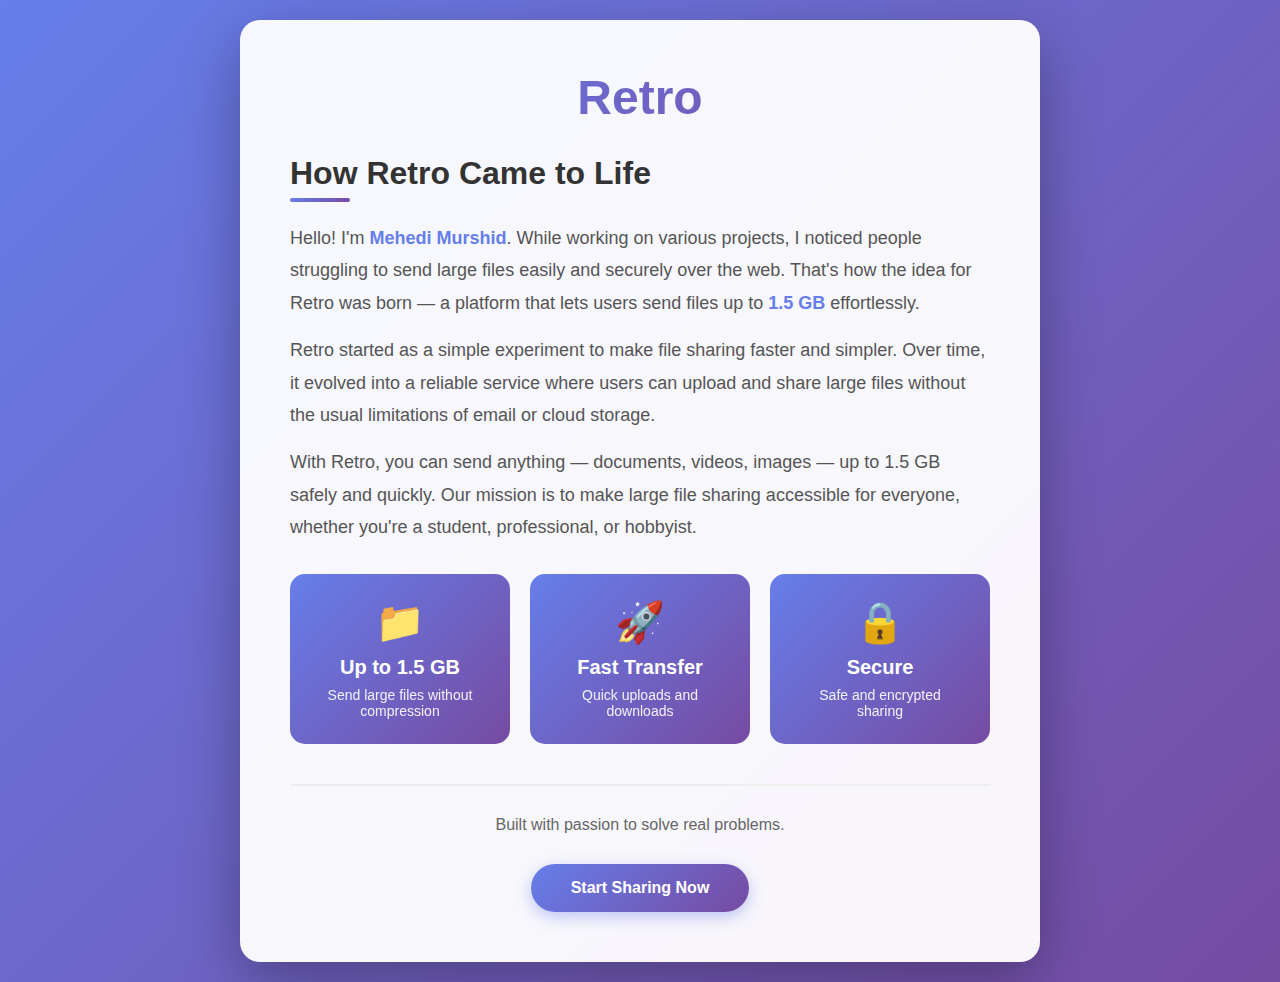
<file: about.html>
<!DOCTYPE html>
<html lang="en">
<head>
    <meta charset="UTF-8">
    <meta name="viewport" content="width=device-width, initial-scale=1.0">
    <title>About - Retro</title>
       <link rel="icon" href="support.png" type="image/png"> 
    <style>
        * {
            margin: 0;
            padding: 0;
            box-sizing: border-box;
        }

        body {
            font-family: 'Segoe UI', Tahoma, Geneva, Verdana, sans-serif;
            background: linear-gradient(135deg, #667eea 0%, #764ba2 100%);
            min-height: 100vh;
            display: flex;
            align-items: center;
            justify-content: center;
            padding: 20px;
        }

        .container {
            max-width: 800px;
            background: rgba(255, 255, 255, 0.95);
            border-radius: 20px;
            padding: 50px;
            box-shadow: 0 20px 60px rgba(0, 0, 0, 0.3);
            animation: fadeIn 0.8s ease-out;
        }

        @keyframes fadeIn {
            from {
                opacity: 0;
                transform: translateY(30px);
            }
            to {
                opacity: 1;
                transform: translateY(0);
            }
        }

        .logo {
            text-align: center;
            margin-bottom: 30px;
        }

        .logo h1 {
            font-size: 48px;
            background: linear-gradient(135deg, #667eea 0%, #764ba2 100%);
            -webkit-background-clip: text;
            -webkit-text-fill-color: transparent;
            background-clip: text;
            font-weight: bold;
        }

        .section-title {
            font-size: 32px;
            color: #333;
            margin-bottom: 20px;
            position: relative;
            padding-bottom: 10px;
        }

        .section-title::after {
            content: '';
            position: absolute;
            left: 0;
            bottom: 0;
            width: 60px;
            height: 4px;
            background: linear-gradient(135deg, #667eea 0%, #764ba2 100%);
            border-radius: 2px;
        }

        .intro {
            margin-bottom: 30px;
        }

        .intro p {
            font-size: 18px;
            line-height: 1.8;
            color: #555;
            margin-bottom: 15px;
        }

        .highlight {
            color: #667eea;
            font-weight: 600;
        }

        .features {
            display: grid;
            grid-template-columns: repeat(auto-fit, minmax(200px, 1fr));
            gap: 20px;
            margin-top: 30px;
        }

        .feature-card {
            background: linear-gradient(135deg, #667eea 0%, #764ba2 100%);
            padding: 25px;
            border-radius: 15px;
            color: white;
            text-align: center;
            transition: transform 0.3s ease;
        }

        .feature-card:hover {
            transform: translateY(-5px);
        }

        .feature-icon {
            font-size: 40px;
            margin-bottom: 10px;
        }

        .feature-title {
            font-size: 20px;
            font-weight: 600;
            margin-bottom: 8px;
        }

        .feature-desc {
            font-size: 14px;
            opacity: 0.9;
        }

        .author {
            margin-top: 40px;
            padding-top: 30px;
            border-top: 2px solid #eee;
            text-align: center;
        }

        .author p {
            color: #666;
            font-size: 16px;
        }

        .cta-button {
            display: inline-block;
            margin-top: 30px;
            padding: 15px 40px;
            background: linear-gradient(135deg, #667eea 0%, #764ba2 100%);
            color: white;
            text-decoration: none;
            border-radius: 50px;
            font-weight: 600;
            transition: transform 0.3s ease, box-shadow 0.3s ease;
            box-shadow: 0 5px 15px rgba(102, 126, 234, 0.4);
        }

        .cta-button:hover {
            transform: translateY(-3px);
            box-shadow: 0 8px 25px rgba(102, 126, 234, 0.6);
        }

        @media (max-width: 600px) {
            .container {
                padding: 30px 20px;
            }

            .logo h1 {
                font-size: 36px;
            }

            .section-title {
                font-size: 26px;
            }

            .intro p {
                font-size: 16px;
            }
        }
    </style>
</head>
<body>
    <div class="container">
        <div class="logo">
            <h1>Retro</h1>
        </div>

        <h2 class="section-title">How Retro Came to Life</h2>

        <div class="intro">
            <p>Hello! I'm <span class="highlight">Mehedi Murshid</span>. While working on various projects, I noticed people struggling to send large files easily and securely over the web. That's how the idea for Retro was born — a platform that lets users send files up to <span class="highlight">1.5 GB</span> effortlessly.</p>

            <p>Retro started as a simple experiment to make file sharing faster and simpler. Over time, it evolved into a reliable service where users can upload and share large files without the usual limitations of email or cloud storage.</p>

            <p>With Retro, you can send anything — documents, videos, images — up to 1.5 GB safely and quickly. Our mission is to make large file sharing accessible for everyone, whether you're a student, professional, or hobbyist.</p>
        </div>

        <div class="features">
            <div class="feature-card">
                <div class="feature-icon">📁</div>
                <div class="feature-title">Up to 1.5 GB</div>
                <div class="feature-desc">Send large files without compression</div>
            </div>
            <div class="feature-card">
                <div class="feature-icon">🚀</div>
                <div class="feature-title">Fast Transfer</div>
                <div class="feature-desc">Quick uploads and downloads</div>
            </div>
            <div class="feature-card">
                <div class="feature-icon">🔒</div>
                <div class="feature-title">Secure</div>
                <div class="feature-desc">Safe and encrypted sharing</div>
            </div>
        </div>

        <div class="author">
            <p>Built with passion to solve real problems.</p>
            <a href="#" class="cta-button" onclick="startSharing(event)">Start Sharing Now</a>
        </div>
    </div>

    <script>
        function startSharing(e) {
            e.preventDefault();
           window.location = "index.html"
        }

        // Add smooth scroll animation for elements
        const observer = new IntersectionObserver((entries) => {
            entries.forEach(entry => {
                if (entry.isIntersecting) {
                    entry.target.style.opacity = '1';
                    entry.target.style.transform = 'translateY(0)';
                }
            });
        });

        document.querySelectorAll('.feature-card').forEach((card, index) => {
            card.style.opacity = '0';
            card.style.transform = 'translateY(20px)';
            card.style.transition = `all 0.6s ease ${index * 0.1}s`;
            observer.observe(card);
        });
    </script>
</body>

</html>
</file>
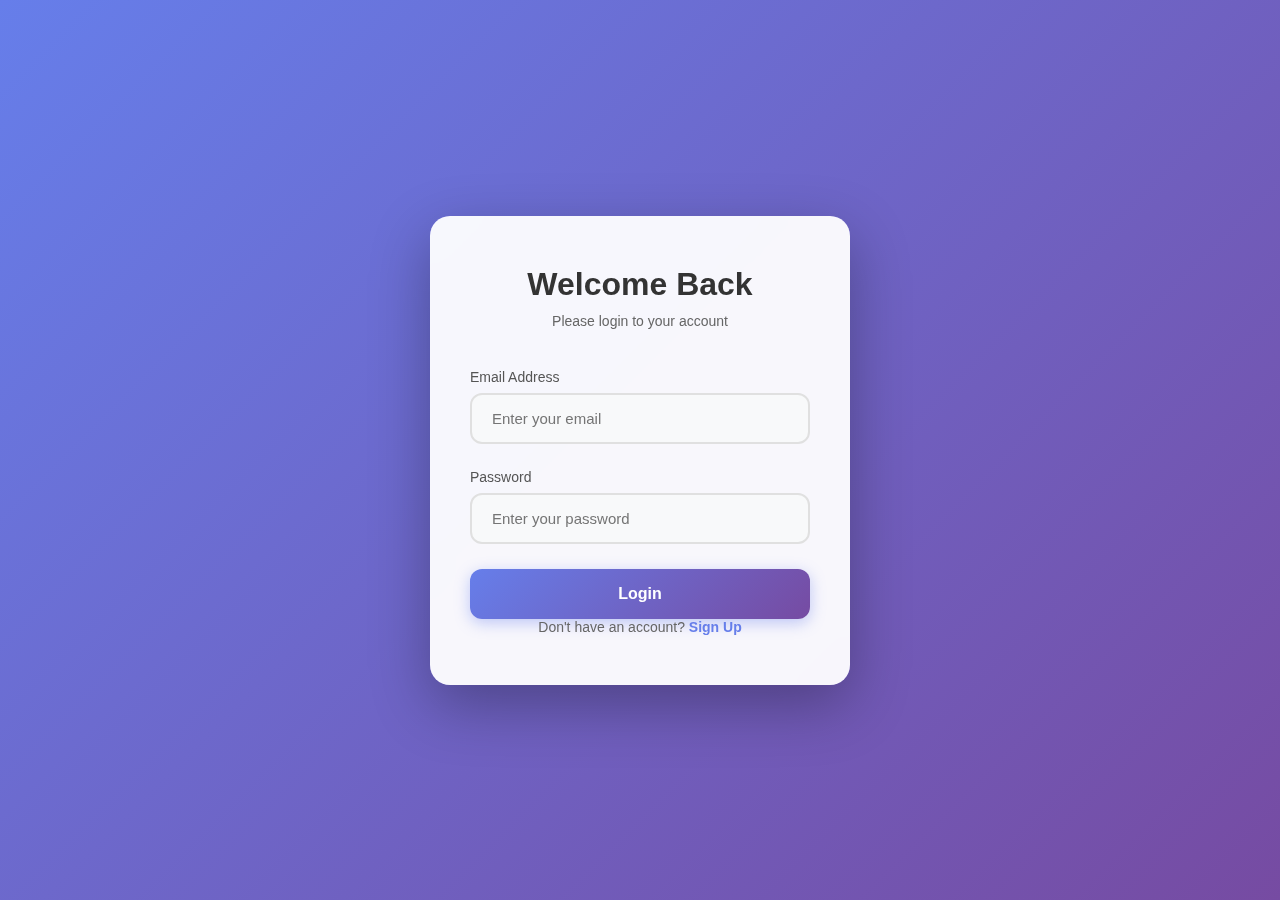
<file: login.html>
<!DOCTYPE html>
<html lang="en">
<head>
    <meta charset="UTF-8">
    <meta name="viewport" content="width=device-width, initial-scale=1.0">
       <link rel="icon" href="support.png" type="image/png"> 
    <title>Login - Welcome Back</title>
    <style>
        * {
            margin: 0;
            padding: 0;
            box-sizing: border-box;
        }

        body {
            font-family: 'Segoe UI', Tahoma, Geneva, Verdana, sans-serif;
            background: linear-gradient(135deg, #667eea 0%, #764ba2 100%);
            min-height: 100vh;
            display: flex;
            justify-content: center;
            align-items: center;
            padding: 20px;
        }

        .login-container {
            background: rgba(255, 255, 255, 0.95);
            backdrop-filter: blur(10px);
            border-radius: 20px;
            box-shadow: 0 20px 60px rgba(0, 0, 0, 0.3);
            padding: 50px 40px;
            width: 100%;
            max-width: 420px;
            animation: slideUp 0.6s ease-out;
        }

        @keyframes slideUp {
            from {
                opacity: 0;
                transform: translateY(30px);
            }
            to {
                opacity: 1;
                transform: translateY(0);
            }
        }

        .login-header {
            text-align: center;
            margin-bottom: 40px;
        }

        .login-header h1 {
            color: #333;
            font-size: 32px;
            margin-bottom: 10px;
            font-weight: 600;
        }

        .login-header p {
            color: #666;
            font-size: 14px;
        }

        .form-group {
            margin-bottom: 25px;
            position: relative;
        }

        .form-group label {
            display: block;
            margin-bottom: 8px;
            color: #555;
            font-weight: 500;
            font-size: 14px;
        }

        .form-group input {
            width: 100%;
            padding: 15px 20px;
            border: 2px solid #e0e0e0;
            border-radius: 12px;
            font-size: 15px;
            transition: all 0.3s ease;
            background: #f8f9fa;
        }

        .form-group input:focus {
            outline: none;
            border-color: #667eea;
            background: white;
            box-shadow: 0 0 0 4px rgba(102, 126, 234, 0.1);
        }

        .form-options {
            display: flex;
            justify-content: space-between;
            align-items: center;
            margin-bottom: 30px;
            font-size: 14px;
        }

        .remember-me {
            display: flex;
            align-items: center;
            gap: 8px;
            color: #555;
        }

        .remember-me input[type="checkbox"] {
            width: 18px;
            height: 18px;
            cursor: pointer;
            accent-color: #667eea;
        }

        .forgot-password {
            color: #667eea;
            text-decoration: none;
            font-weight: 500;
            transition: color 0.3s ease;
        }

        .forgot-password:hover {
            color: #764ba2;
        }

        .login-btn {
            width: 100%;
            padding: 16px;
            background: linear-gradient(135deg, #667eea 0%, #764ba2 100%);
            color: white;
            border: none;
            border-radius: 12px;
            font-size: 16px;
            font-weight: 600;
            cursor: pointer;
            transition: transform 0.2s ease, box-shadow 0.3s ease;
            box-shadow: 0 4px 15px rgba(102, 126, 234, 0.4);
        }

        .login-btn:hover {
            transform: translateY(-2px);
            box-shadow: 0 6px 20px rgba(102, 126, 234, 0.5);
        }

        .login-btn:active {
            transform: translateY(0);
        }

        .divider {
            display: flex;
            align-items: center;
            margin: 30px 0;
            color: #999;
            font-size: 14px;
        }

        .divider::before,
        .divider::after {
            content: '';
            flex: 1;
            height: 1px;
            background: #e0e0e0;
        }

        .divider span {
            padding: 0 15px;
        }

        .social-login {
            display: flex;
            gap: 15px;
            margin-bottom: 30px;
        }

        .social-btn {
            flex: 1;
            padding: 12px;
            border: 2px solid #e0e0e0;
            border-radius: 12px;
            background: white;
            cursor: pointer;
            transition: all 0.3s ease;
            font-size: 14px;
            font-weight: 500;
            color: #555;
        }

        .social-btn:hover {
            border-color: #667eea;
            background: #f8f9fa;
            transform: translateY(-2px);
        }

        .signup-link {
            text-align: center;
            color: #666;
            font-size: 14px;
        }

        .signup-link a {
            color: #667eea;
            text-decoration: none;
            font-weight: 600;
            transition: color 0.3s ease;
        }

        .signup-link a:hover {
            color: #764ba2;
        }

        @media (max-width: 480px) {
            .login-container {
                padding: 40px 30px;
            }

            .login-header h1 {
                font-size: 26px;
            }
        }
    </style>
</head>
<body>
    <div class="login-container">
        <div class="login-header">
            <h1>Welcome Back</h1>
            <p>Please login to your account</p>
        </div>

        <form>
            <div class="form-group">
                <label for="email">Email Address</label>
                <input type="email" id="email" placeholder="Enter your email" required>
            </div>

            <div class="form-group">
                <label for="password">Password</label>
                <input type="password" id="password" placeholder="Enter your password" required>
            </div>

           
            <button type="submit" class="login-btn" id="btns">Login</button>

          
           
            <div class="signup-link">
                Don't have an account? <a href="signup.html">Sign Up</a>
            </div>
        </form>
    </div>

    <script>
        



        let user = localStorage.getItem("id")
        if(user){
            console.log("you are already a user ...")
            window.location = "dashboard.html"
        }


let logbtn = document.getElementById("btns")
   







      async function senddata(e) {


  const email = document.getElementById("email").value.trim();
  const password = document.getElementById("password").value.trim();

  if (!email || !password) {
    alert("All fields are required");
    return;
  }

  try {
    const response = await fetch("https://retro-backend-u2vk.onrender.com/login", {
      method: "POST",
      headers: { "Content-Type": "application/json" },
      body: JSON.stringify({ email, password })
    });

    const res = await response.json();

    if (!response.ok) {
      alert(res.message);
      return;
    }

   if(res._id && res.email){
    localStorage.setItem("id" , res._id)
    localStorage.setItem("email" , res.email)
    window.location = "dashboard.html"
   }else{
    alert("you are not saved as a registered user ")
    return
   }

  

  } catch (err) {
    console.error("Login error:", err);
  }
}



        logbtn.addEventListener("click" , (e)=>{
            e.preventDefault()
            senddata(e)
        })

    </script>
</body>

</html>
</file>
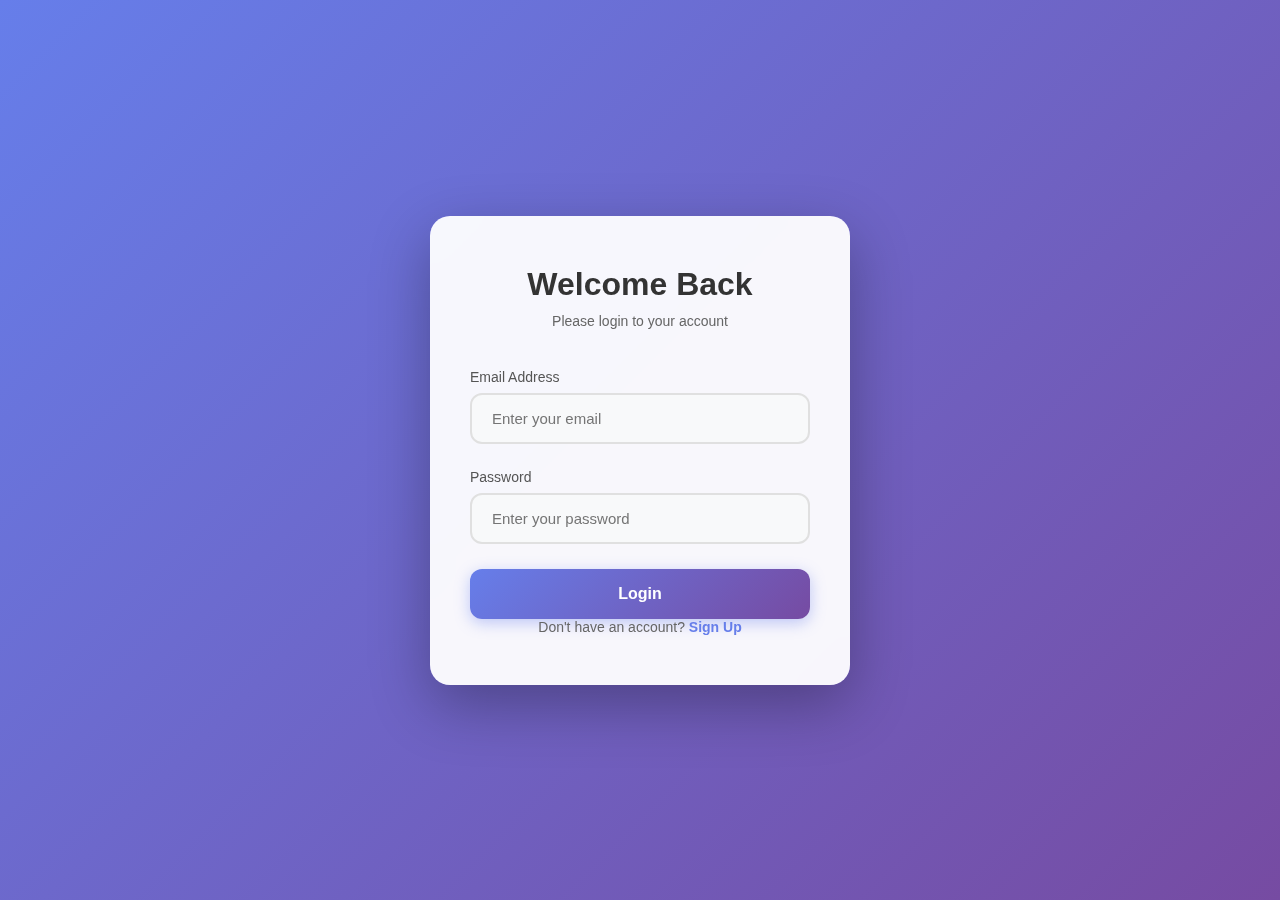
<file: receivedfiles.html>
<!DOCTYPE html>
<html lang="en">
<head>
    <meta charset="UTF-8">
    <meta name="viewport" content="width=device-width, initial-scale=1.0">
    <link href="https://cdn.jsdelivr.net/npm/bootstrap@5.3.8/dist/css/bootstrap.min.css" rel="stylesheet" integrity="sha384-sRIl4kxILFvY47J16cr9ZwB07vP4J8+LH7qKQnuqkuIAvNWLzeN8tE5YBujZqJLB" crossorigin="anonymous">
    <script src="https://cdn.jsdelivr.net/npm/bootstrap@5.3.8/dist/js/bootstrap.bundle.min.js" integrity="sha384-FKyoEForCGlyvwx9Hj09JcYn3nv7wiPVlz7YYwJrWVcXK/BmnVDxM+D2scQbITxI" crossorigin="anonymous"></script>
   <link rel="stylesheet" href="styles/home.css">
   <link rel="stylesheet" href="styles/cards.css">
    <title>recived files  </title>
    <style>
      

      .card{
        margin:20px 10px 10px;

      }
    </style>
</head>
<body>

  

    <nav class="navbar navbar-expand-lg navbar-light bg-dark">
  <div class="container-fluid">
    <a class="navbar-brand text-light" href="index.html" >Retro </a>
    <button class="navbar-toggler" type="button" data-bs-toggle="collapse" data-bs-target="#navbarNav" aria-controls="navbarNav" aria-expanded="false" aria-label="Toggle navigation">
      <span class="navbar-toggler-icon bg-light"></span>
    </button>
    <div class="collapse navbar-collapse" id="navbarNav">
      <ul class="navbar-nav">
        <li class="nav-item">
          <a class="nav-link active text-light" aria-current="page" href="sentfiles.html">sent Files</a>
        </li>
        <li class="nav-item">
          <a class="nav-link text-light" href="dashboard.html">send File </a>
        </li>
       
        
      </ul>
    </div>
  </div>
</nav>
    


<div id="receivedfiles">No file received yet </div>


<script>


const user = localStorage.getItem("id")
const userEmail = localStorage.getItem("email")

if(!user){
    window.location="login.html"
}



const receivedfiles  = document.getElementById("receivedfiles")


async function fetchuser() {

    try{



        let response = await fetch(`https://retro-backend-u2vk.onrender.com/user/${user}`)
        let res = await response.json()
    //   profile.innerHTML = `<div id="p" > Your Info  <p> <b>Name :</b> ${res.name} </p> <p><b>Email :</b>  ${res.links}</p></div> `
    let linksHTML = "";



let recived = res.links.filter(link=> link.sender !==userEmail).reverse()
    
recived.forEach(l => {
  receivedfiles.innerHTML += `
    <div class="card">
    <div class="card-body">
      <h5 class="card-title"> <b>Sender:</b> ${l.sender}</h5>
      <h6 class="card-subtitle"><b>Reciever:</b> ${l.receiver}</h6>
      <p class="card-text"> <b>Message : </b>
        ${l.message}
      </p>
      <p>file Size: ${parseFloat(l.fileSize).toFixed(2)}  Mb</p>
      <span>${new Date(l.date).toDateString()}</span>
      <a href="${l.link}" class="card-link">Download ⬇️</a>
      <a href="javascript:void(0)" class="card-link" onclick=deleteFile('${l._id}')>Delete File 🗑️</a>
      
    </div>
  </div>
  `;
});




     

      let link = res.links

      
      
    }catch(err){
        console.log("Error" , err )
    }
    
}


if(user){
    fetchuser()
    console.log("fetched completed .....")
}





async function deleteFile(linkId) {
  if (!confirm("Are you sure you want to delete this file?")) return;

  try {
    const res = await fetch(
      `https://retro-backend-u2vk.onrender.com/delete-link/${user}/${linkId}`,
      { method: "DELETE" }
    );

    const data = await res.json();

    if (data.success) {
      alert("File deleted successfully");
      location.reload(); // simplest & safe
    } else {
      alert(data.message);
    }

  } catch (err) {
    console.error("Delete error:", err);
  }
}


</script>




</body>

</html>
</file>
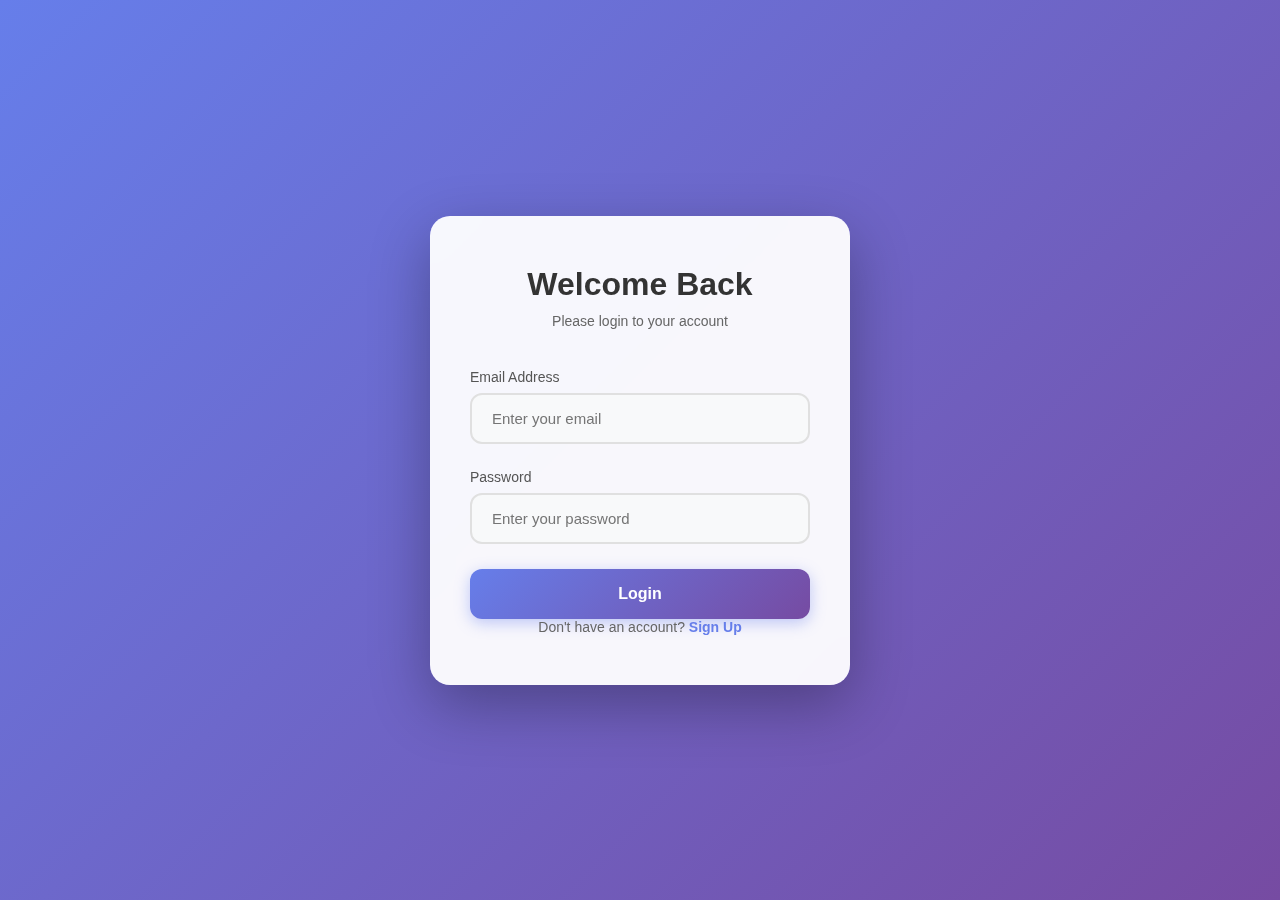
<file: sentfiles.html>
<!DOCTYPE html>
<html lang="en">
<head>
    <meta charset="UTF-8">
    <meta name="viewport" content="width=device-width, initial-scale=1.0">
    <link href="https://cdn.jsdelivr.net/npm/bootstrap@5.3.8/dist/css/bootstrap.min.css" rel="stylesheet" integrity="sha384-sRIl4kxILFvY47J16cr9ZwB07vP4J8+LH7qKQnuqkuIAvNWLzeN8tE5YBujZqJLB" crossorigin="anonymous">
    <script src="https://cdn.jsdelivr.net/npm/bootstrap@5.3.8/dist/js/bootstrap.bundle.min.js" integrity="sha384-FKyoEForCGlyvwx9Hj09JcYn3nv7wiPVlz7YYwJrWVcXK/BmnVDxM+D2scQbITxI" crossorigin="anonymous"></script>
   <link rel="stylesheet" href="styles/home.css">
      <link rel="stylesheet" href="styles/cards.css">

    <title>Sent Files  </title>
    <style>
        * {
  box-sizing: border-box;
  margin: 0;
  padding: 0;
}

.card-container {
  display: grid;
  grid-template-columns: repeat(auto-fit, minmax(250px, 1fr));
  gap: 1.5rem;
  padding: 1.5rem;
}

.card {
  background: #fff;
  border-radius: 12px;
  box-shadow: 0 6px 18px rgba(0,0,0,0.1);
  transition: transform 0.3s ease, box-shadow 0.3s ease;
}

.card:hover {
  transform: translateY(-5px);
  box-shadow: 0 10px 25px rgba(0,0,0,0.15);
}

.card-body {
  padding: 1.25rem;
}

.card-title {
  font-size: 1.2rem;
  margin-bottom: 0.4rem;
}

.card-subtitle {
  font-size: 0.9rem;
  color: #777;
  margin-bottom: 0.75rem;
}

.card-text {
  font-size: 0.95rem;
  line-height: 1.5;
  margin-bottom: 1rem;
}

.card-link {
  text-decoration: none;
  color: #0d6efd;
  font-size: 0.9rem;
  margin-right: 1rem;
}

.card-link:hover {
  text-decoration: underline;
}

    </style>
</head>
<body>


    

    <nav class="navbar navbar-expand-lg navbar-light bg-dark">
  <div class="container-fluid">
    <a class="navbar-brand text-light" href="index.html" >Retro </a>
    <button class="navbar-toggler" type="button" data-bs-toggle="collapse" data-bs-target="#navbarNav" aria-controls="navbarNav" aria-expanded="false" aria-label="Toggle navigation">
      <span class="navbar-toggler-icon bg-light"></span>
    </button>
    <div class="collapse navbar-collapse" id="navbarNav">
      <ul class="navbar-nav">
        <li class="nav-item">
          <a class="nav-link active text-light" aria-current="page" href="dashboard.html">send Files</a>
        </li>
        <li class="nav-item">
          <a class="nav-link text-light" href="receivedfiles.html">recived files</a>
        </li>
       
        
      </ul>
    </div>
  </div>
</nav>
    
<div class="card-container" id="sentfiles">
 

 
</div>





<script>


const user = localStorage.getItem("id")
const userEmail = localStorage.getItem("email")

if(!user){
    window.location="login.html"
}



const sent  = document.getElementById("sentfiles")


async function fetchuser() {

    try{



        let response = await fetch(`https://retro-backend-u2vk.onrender.com/user/${user}`)
        let res = await response.json()
    //   profile.innerHTML = `<div id="p" > Your Info  <p> <b>Name :</b> ${res.name} </p> <p><b>Email :</b>  ${res.links}</p></div> `
   


let sentlinks = res.links.filter(link=> link.sender ===userEmail).reverse()
    
sentlinks.forEach(l => {
  sent.innerHTML += `
    <div class="card">
    <div class="card-body">
      <h5 class="card-title"> <b>Sender:</b> ${l.sender}</h5>
      <h6 class="card-subtitle"><b>Reciever:</b> ${l.receiver}</h6>
      <p class="card-text"> <b>Message : </b>
        ${l.message}
      </p>
      <p>file Size: ${parseFloat(l.fileSize).toFixed(2)}  Mb</p>
         <span>${new Date(l.date).toDateString()}</span>
      <a href="${l.link}" class="card-link">Download</a>
      <a href="javascript:void(0)" class="card-link" onclick=deleteFile('${l._id}')>Delete File</a>
    </div>
  </div>
  `;
});





      temp = res.name

      let link = res.links

      
      
    }catch(err){
        console.log("Error" , err )
    }
    
}


if(user){
    fetchuser()
    console.log("fetched completed .....")
}



async function deleteFile(linkId) {
  if (!confirm("Are you sure you want to delete this file?")) return;

  try {
    const res = await fetch(
      `https://retro-backend-u2vk.onrender.com/delete-link/${user}/${linkId}`,
      { method: "DELETE" }
    );

    const data = await res.json();

    if (data.success) {
      alert("File deleted successfully");
      location.reload(); // simplest & safe
    } else {
      alert(data.message);
    }

  } catch (err) {
    console.error("Delete error:", err);
  }
}


</script>




</body>
</html>
</file>
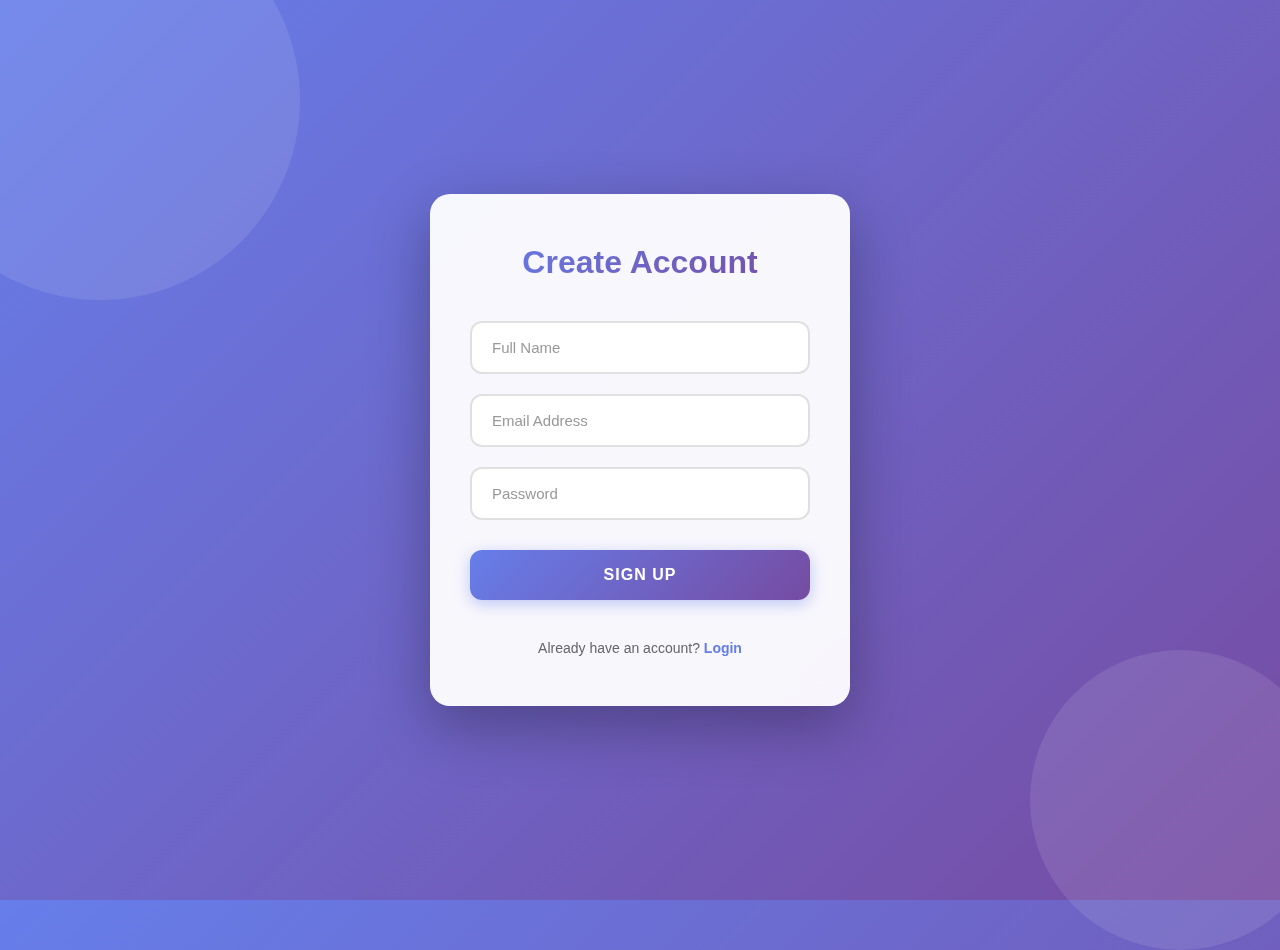
<file: signup.html>
<!DOCTYPE html>
<html lang="en">
<head>
  <meta charset="UTF-8" />
  <meta name="viewport" content="width=device-width, initial-scale=1.0" />
  <title>Sign Up -retrofiles</title>
  <link rel="stylesheet" href="./styles/signup.css" />
     <link rel="icon" href="support.png" type="image/png"> 
</head>
<body>

  <div class="container">
    <h2>Create Account</h2>

    <form>
      <div class="input-box">
        <input type="text" placeholder="Full Name" id="name" required />
      </div>
      <div class="input-box">
        <input type="email" placeholder="Email Address"  id= "email" required />
      </div>

      <div class="input-box">
        <input type="password" placeholder="Password" id="password" required />
      </div>

     

      <button type="submit" id="btn">Sign Up</button>

      <p class="login-text">
        Already have an account?
        <a href="login.html">Login</a>
      </p>
    </form>
  </div>



    

<script>

alert("if server is not active then registration might take time .")
let user = localStorage.getItem("id")

if(user){
    window.location = "dashboard.html"
    
}


async function signup(e) {



    
   
  try {
    const name = document.getElementById('name').value.trim();
    const email = document.getElementById('email').value.trim();
    const password = document.getElementById('password').value.trim();

    


  let response = await fetch("https://retro-backend-u2vk.onrender.com/signup", {
  method: "POST",
  headers: {
    "Content-Type": "application/json"
  },
  body: JSON.stringify({ name, email, password })
});


    let res = await response.json();
    console.log(res.id);

  //mock session


  if(!res.ok){
    alert(res.message);
    return;
  }

if(res.id && res.email){

    localStorage.setItem("id" , res.id)
    localStorage.setItem("email" , res.email)

    window.location = 'index.html'

}

  
  } catch (error) {
    console.error("Signup error:", error);
    alert(error)
  }


}

document.getElementById('btn').addEventListener('click', (e) => {
  e.preventDefault();
  signup();
  document.getElementById('btn').disabled = true;






});
</script>


</body>
</html>
</file>
<file: styles/home.css>
body{
    background-color: aquamarine;
}


.bn{
    width: 100%;
    height: 400px;
}


/* Banner Container */
.banner {
  position: relative;
  width: 100%;
  height: 600px;
  overflow: hidden;
  display: flex;
  flex-direction: column;
  justify-content: center;
  align-items: center;
  text-align: center;
}

/* Banner Image */
.banner .bn {
  position: absolute;
  top: 0;
  left: 0;
  width: 100%;
  height: 100%;
  object-fit: cover;
  object-position: center;
  filter: brightness(0.6);
  z-index: 1;
}

/* Text Content */
.banner h1,
.banner p,
.banner #signup {
  position: relative;
  z-index: 2;
  color: white;
  margin: 0;
  padding: 0 20px;
  text-shadow: 2px 2px 8px rgba(0, 0, 0, 0.7);
}

/* Heading */
.banner h1 {
  font-size: 3.5rem;
  font-weight: 700;
  margin-bottom: 20px;
  line-height: 1.2;
  letter-spacing: 1px;
  animation: fadeInDown 1s ease-out;
}

/* Paragraph */
.banner p {
  font-size: 1.25rem;
  line-height: 1.8;
  max-width: 800px;
  margin: 0 auto 30px;
  font-weight: 300;
  opacity: 0.95;
  animation: fadeInUp 1s ease-out 0.3s both;
}

/* Signup Button */
.banner #signup {
  animation: fadeInUp 1s ease-out 0.6s both;
}

.banner #signup a {
  display: inline-block;
  padding: 15px 40px;
  background: linear-gradient(135deg, #667eea 0%, #764ba2 100%);
  color: white;
  text-decoration: none;
  font-size: 1.1rem;
  font-weight: 600;
  border-radius: 50px;
  transition: all 0.3s ease;
  box-shadow: 0 4px 15px rgba(102, 126, 234, 0.4);
  text-transform: uppercase;
  letter-spacing: 1px;
}

.banner #signup a:hover {
  transform: translateY(-3px);
  box-shadow: 0 6px 25px rgba(102, 126, 234, 0.6);
  background: linear-gradient(135deg, #764ba2 0%, #667eea 100%);
}

/* Animations */
@keyframes fadeInDown {
  from {
    opacity: 0;
    transform: translateY(-30px);
  }
  to {
    opacity: 1;
    transform: translateY(0);
  }
}

@keyframes fadeInUp {
  from {
    opacity: 0;
    transform: translateY(30px);
  }
  to {
    opacity: 1;
    transform: translateY(0);
  }
}

/* Tablet Responsive */
@media (max-width: 1024px) {
  .banner {
    height: 500px;
  }
  
  .banner h1 {
    font-size: 2.8rem;
  }
  
  .banner p {
    font-size: 1.1rem;
    max-width: 700px;
  }
}

/* Mobile Responsive */
@media (max-width: 768px) {
  .banner {
    height: 450px;
  }
  
  .banner h1 {
    font-size: 2.2rem;
    margin-bottom: 15px;
  }
  
  .banner p {
    font-size: 1rem;
    line-height: 1.6;
    max-width: 90%;
    margin-bottom: 25px;
  }
  
  .banner #signup a {
    padding: 12px 30px;
    font-size: 1rem;
  }
}

/* Small Mobile */
@media (max-width: 480px) {
  .banner {
    height: 400px;
  }
  
  .banner h1 {
    font-size: 1.8rem;
    padding: 0 15px;
  }
  
  .banner p {
    font-size: 0.9rem;
    line-height: 1.5;
    padding: 0 15px;
  }
  
  .banner #signup a {
    padding: 10px 25px;
    font-size: 0.9rem;
  }
}

/* Very Small Screens */
@media (max-width: 360px) {
  .banner {
    height: 380px;
  }
  
  .banner h1 {
    font-size: 1.5rem;
  }
  
  .banner p {
    font-size: 0.85rem;
  }
}













/* About Section */
#our-story.about {
  padding: 80px 20px;
  background: linear-gradient(135deg, #f5f7fa 0%, #c3cfe2 100%);
  position: relative;
  overflow: hidden;
}

/* Section Title */
.section-title {
  text-align: center;
  margin-bottom: 60px;
}

.section-title h2 {
  font-size: 3rem;
  font-weight: 700;
  color: #2c3e50;
  position: relative;
  display: inline-block;
  padding-bottom: 15px;
  margin: 0;
}

.section-title h2::after {
  content: '';
  position: absolute;
  bottom: 0;
  left: 50%;
  transform: translateX(-50%);
  width: 80px;
  height: 4px;
  background: linear-gradient(90deg, #667eea 0%, #764ba2 100%);
  border-radius: 2px;
}

/* About Content Container */
.about-content {
  max-width: 1200px;
  margin: 0 auto 80px;
  display: grid;
  grid-template-columns: 1fr 1fr;
  gap: 60px;
  align-items: center;
}

/* About Text */
.about-text h3 {
  font-size: 2rem;
  color: #2c3e50;
  margin-bottom: 25px;
  font-weight: 600;
  line-height: 1.3;
}

.about-text p {
  font-size: 1.1rem;
  line-height: 1.8;
  color: #555;
  margin-bottom: 20px;
  text-align: justify;
}

.about-text .btn {
  display: inline-block;
  margin-top: 15px;
  padding: 14px 35px;
  background: linear-gradient(135deg, #667eea 0%, #764ba2 100%);
  color: white;
  text-decoration: none;
  font-size: 1rem;
  font-weight: 600;
  border-radius: 50px;
  transition: all 0.3s ease;
  box-shadow: 0 4px 15px rgba(102, 126, 234, 0.3);
}

.about-text .btn:hover {
  transform: translateY(-3px);
  box-shadow: 0 6px 25px rgba(102, 126, 234, 0.5);
  background: linear-gradient(135deg, #764ba2 0%, #667eea 100%);
}

/* About Image */
.about-image {
  position: relative;
  border-radius: 15px;
  overflow: hidden;
  box-shadow: 0 10px 40px rgba(0, 0, 0, 0.15);
  transition: transform 0.3s ease;
}

.about-image:hover {
  transform: scale(1.03);
}

.about-image img {
  width: 100%;
  height: auto;
  display: block;
  object-fit: cover;
}

/* Features Grid */
.features {
  max-width: 1200px;
  margin: 0 auto;
  display: grid;
  grid-template-columns: repeat(3, 1fr);
  gap: 40px;
}

/* Feature Cards */
.feature-card {
  background: white;
  padding: 40px 30px;
  border-radius: 15px;
  text-align: center;
  box-shadow: 0 5px 20px rgba(0, 0, 0, 0.08);
  transition: all 0.3s ease;
  position: relative;
  overflow: hidden;
}

.feature-card::before {
  content: '';
  position: absolute;
  top: 0;
  left: 0;
  width: 100%;
  height: 4px;
  background: linear-gradient(90deg, #667eea 0%, #764ba2 100%);
  transform: scaleX(0);
  transition: transform 0.3s ease;
}

.feature-card:hover {
  transform: translateY(-10px);
  box-shadow: 0 15px 40px rgba(0, 0, 0, 0.15);
}

.feature-card:hover::before {
  transform: scaleX(1);
}

/* Feature Icon */
.feature-icon {
  width: 80px;
  height: 80px;
  margin: 0 auto 25px;
  background: linear-gradient(135deg, #667eea 0%, #764ba2 100%);
  border-radius: 50%;
  display: flex;
  align-items: center;
  justify-content: center;
  transition: all 0.3s ease;
}

.feature-card:hover .feature-icon {
  transform: rotateY(360deg);
}

.feature-icon i {
  font-size: 2rem;
  color: white;
}

/* Feature Text */
.feature-card h3 {
  font-size: 1.5rem;
  color: #2c3e50;
  margin-bottom: 15px;
  font-weight: 600;
}

.feature-card p {
  font-size: 1rem;
  line-height: 1.7;
  color: #666;
  margin: 0;
}

/* Fade In Animation */
.fade-in {
  opacity: 0;
  animation: fadeIn 1s ease-out forwards;
}

.fade-in:nth-child(1) {
  animation-delay: 0.2s;
}

.fade-in:nth-child(2) {
  animation-delay: 0.4s;
}

.fade-in:nth-child(3) {
  animation-delay: 0.6s;
}

@keyframes fadeIn {
  from {
    opacity: 0;
    transform: translateY(30px);
  }
  to {
    opacity: 1;
    transform: translateY(0);
  }
}

/* Tablet Responsive */
@media (max-width: 1024px) {
  #our-story.about {
    padding: 60px 20px;
  }

  .section-title h2 {
    font-size: 2.5rem;
  }

  .about-content {
    gap: 40px;
    margin-bottom: 60px;
  }

  .about-text h3 {
    font-size: 1.75rem;
  }

  .about-text p {
    font-size: 1rem;
  }

  .features {
    gap: 30px;
  }

  .feature-card {
    padding: 35px 25px;
  }
}

/* Mobile Responsive */
@media (max-width: 768px) {
  #our-story.about {
    padding: 50px 15px;
  }

  .section-title h2 {
    font-size: 2rem;
  }

  .section-title {
    margin-bottom: 40px;
  }

  .about-content {
    grid-template-columns: 1fr;
    gap: 30px;
    margin-bottom: 50px;
  }

  .about-text h3 {
    font-size: 1.5rem;
    text-align: center;
  }

  .about-text p {
    font-size: 0.95rem;
    text-align: left;
  }

  .about-text .btn {
    display: block;
    text-align: center;
    max-width: 200px;
    margin: 15px auto 0;
  }

  .features {
    grid-template-columns: 1fr;
    gap: 25px;
  }

  .feature-card {
    padding: 30px 20px;
  }

  .feature-icon {
    width: 70px;
    height: 70px;
  }

  .feature-icon i {
    font-size: 1.75rem;
  }

  .feature-card h3 {
    font-size: 1.3rem;
  }

  .feature-card p {
    font-size: 0.95rem;
  }
}

/* Small Mobile */
@media (max-width: 480px) {
  #our-story.about {
    padding: 40px 10px;
  }

  .section-title h2 {
    font-size: 1.75rem;
  }

  .about-text h3 {
    font-size: 1.3rem;
  }

  .about-text p {
    font-size: 0.9rem;
    line-height: 1.6;
  }

  .about-text .btn {
    padding: 12px 28px;
    font-size: 0.9rem;
  }

  .feature-card {
    padding: 25px 15px;
  }

  .feature-icon {
    width: 60px;
    height: 60px;
  }

  .feature-icon i {
    font-size: 1.5rem;
  }
}
</file>
<file: styles/cards.css>
/* Card Container Styling */
.card {
    background: linear-gradient(135deg, #ffffff 0%, #f8f9fa 100%);
    border: 1px solid #e0e0e0;
    border-radius: 12px;
    box-shadow: 0 4px 6px rgba(0, 0, 0, 0.04), 0 1px 3px rgba(0, 0, 0, 0.08);
    transition: all 0.3s cubic-bezier(0.25, 0.8, 0.25, 1);
    margin-bottom: 1.5rem;
    overflow: hidden;
}

.card:hover {
    box-shadow: 0 8px 15px rgba(0, 0, 0, 0.08), 0 3px 6px rgba(0, 0, 0, 0.12);
    transform: translateY(-2px);
}

.card-body {
    padding: 1.5rem;
}

/* Typography Styling */
.card-title {
    color: #2c3e50;
    font-size: 1.25rem;
    font-weight: 600;
    margin-bottom: 0.75rem;
    line-height: 1.4;
}

.card-title b {
    color: #3498db;
    font-weight: 600;
}

.card-subtitle {
    color: #546e7a;
    font-size: 1rem;
    font-weight: 500;
    margin-bottom: 1rem;
    line-height: 1.4;
}

.card-subtitle b {
    color: #7f8c8d;
    font-weight: 600;
}

.card-text {
    color: #34495e;
    line-height: 1.6;
    margin-bottom: 1.25rem;
    padding: 1rem;
    background-color: #f8fafc;
    border-radius: 8px;
    border-left: 4px solid #3498db;
}

.card-text b {
    color: #2c3e50;
    font-weight: 600;
}

/* File Size & Date Styling */
.card p:has(+ span) { /* Targets the file size paragraph */
    color: #666;
    font-size: 0.9rem;
    margin-bottom: 0.5rem;
    display: flex;
    align-items: center;
    gap: 0.5rem;
}

.card p:has(+ span)::before {
    content: "📊";
    font-size: 0.9rem;
}

.card span {
    display: block;
    color: #7f8c8d;
    font-size: 0.85rem;
    margin-bottom: 1.5rem;
    padding: 0.25rem 0.75rem;
    background-color: #f1f5f9;
    border-radius: 6px;
    display: inline-flex;
    align-items: center;
    gap: 0.5rem;
}

.card span::before {
    content: "📅";
    font-size: 0.8rem;
}

/* Button/Link Styling */
.card-link {
    display: inline-flex;
    align-items: center;
    gap: 0.5rem;
    padding: 0.75rem 1.5rem;
    text-decoration: none;
    font-weight: 500;
    border-radius: 8px;
    transition: all 0.2s ease;
    font-size: 0.95rem;
    margin-right: 1rem;
    margin-top: 0.5rem;
    border: 2px solid transparent;
}

.card-link:first-of-type {
    background-color: #3498db;
    color: white;
}

.card-link:first-of-type:hover {
    background-color: #2980b9;
    transform: translateY(-1px);
    box-shadow: 0 4px 8px rgba(52, 152, 219, 0.3);
}

.card-link:last-of-type {
    background-color: #fff;
    color: #e74c3c;
    border-color: #e74c3c;
}

.card-link:last-of-type:hover {
    background-color: #e74c3c;
    color: white;
    transform: translateY(-1px);
    box-shadow: 0 4px 8px rgba(231, 76, 60, 0.3);
}

/* Responsive Design */
@media (max-width: 768px) {
    .card-body {
        padding: 1.25rem;
    }
    
    .card-title {
        font-size: 1.15rem;
    }
    
    .card-subtitle {
        font-size: 0.95rem;
    }
    
    .card-text {
        font-size: 0.95rem;
        padding: 0.875rem;
    }
    
    .card-link {
        padding: 0.625rem 1.25rem;
        font-size: 0.9rem;
        display: inline-flex;
        width: calc(50% - 0.5rem);
        justify-content: center;
        margin-right: 0.5rem;
        margin-bottom: 0.5rem;
    }
    
    .card-link:last-of-type {
        margin-right: 0;
    }
}

@media (max-width: 480px) {
    .card {
        border-radius: 10px;
        margin-bottom: 1rem;
    }
    
    .card-body {
        padding: 1rem;
    }
    
    .card-link {
        width: 39%;
        margin-right: 0;
        margin-bottom: 0.75rem;
        justify-content: center;
    }
    
    .card-text {
        font-size: 0.9rem;
        padding: 0.75rem;
    }
    
    .card-title,
    .card-subtitle {
        font-size: 1rem;
    }
}

/* Dark Mode Support (Optional) */
@media (prefers-color-scheme: dark) {
    .card {
        background: linear-gradient(135deg, #2d3748 0%, #1a202c 100%);
        border-color: #4a5568;
    }
    
    .card-title {
        color: #e2e8f0;
    }
    
    .card-subtitle {
        color: #cbd5e0;
    }
    
    .card-text {
        color: #a0aec0;
        background-color: #2d3748;
        border-left-color: #4299e1;
    }
    
    .card span {
        background-color: #2d3748;
        color: #a0aec0;
    }
}

/* Animation for new cards */
@keyframes fadeInUp {
    from {
        opacity: 0;
        transform: translateY(20px);
    }
    to {
        opacity: 1;
        transform: translateY(0);
    }
}

.card {
    animation: fadeInUp 0.3s ease-out forwards;
}

/* Status indicators (optional) */
.card-text:empty::before {
    content: "No message provided";
    color: #95a5a6;
    font-style: italic;
}
</file>
<file: styles/signup.css>
* {
  margin: 0;
  padding: 0;
  box-sizing: border-box;
}

body {
  font-family: 'Segoe UI', Tahoma, Geneva, Verdana, sans-serif;
  min-height: 100vh;
  display: flex;
  justify-content: center;
  align-items: center;
  background: linear-gradient(135deg, #667eea 0%, #764ba2 100%);
  position: relative;
  overflow: hidden;
}

/* Animated background circles */
body::before,
body::after {
  content: '';
  position: absolute;
  border-radius: 50%;
  background: rgba(255, 255, 255, 0.1);
  animation: float 8s infinite ease-in-out;
}

body::before {
  width: 400px;
  height: 400px;
  top: -100px;
  left: -100px;
  animation-delay: 0s;
}

body::after {
  width: 300px;
  height: 300px;
  bottom: -50px;
  right: -50px;
  animation-delay: 2s;
}

@keyframes float {
  0%, 100% {
    transform: translateY(0) scale(1);
  }
  50% {
    transform: translateY(-30px) scale(1.05);
  }
}

.container {
  background: rgba(255, 255, 255, 0.95);
  backdrop-filter: blur(10px);
  padding: 50px 40px;
  border-radius: 20px;
  box-shadow: 0 20px 60px rgba(0, 0, 0, 0.3);
  width: 100%;
  max-width: 420px;
  position: relative;
  z-index: 1;
  animation: slideIn 0.5s ease-out;
}

@keyframes slideIn {
  from {
    opacity: 0;
    transform: translateY(-30px);
  }
  to {
    opacity: 1;
    transform: translateY(0);
  }
}

h2 {
  text-align: center;
  color: #333;
  font-size: 32px;
  margin-bottom: 40px;
  font-weight: 700;
  background: linear-gradient(135deg, #667eea 0%, #764ba2 100%);
  -webkit-background-clip: text;
  -webkit-text-fill-color: transparent;
  background-clip: text;
}

form {
  display: flex;
  flex-direction: column;
  gap: 20px;
}

.input-box {
  position: relative;
  width: 100%;
}

.input-box input {
  width: 100%;
  padding: 16px 20px;
  border: 2px solid #e0e0e0;
  border-radius: 12px;
  font-size: 15px;
  transition: all 0.3s ease;
  background: #fff;
  color: #333;
  outline: none;
}

.input-box input:focus {
  border-color: #667eea;
  box-shadow: 0 0 0 4px rgba(102, 126, 234, 0.1);
  transform: translateY(-2px);
}

.input-box input::placeholder {
  color: #999;
  font-weight: 400;
}

button[type="submit"] {
  width: 100%;
  padding: 16px;
  background: linear-gradient(135deg, #667eea 0%, #764ba2 100%);
  color: white;
  border: none;
  border-radius: 12px;
  font-size: 16px;
  font-weight: 600;
  cursor: pointer;
  transition: all 0.3s ease;
  margin-top: 10px;
  box-shadow: 0 4px 15px rgba(102, 126, 234, 0.4);
  text-transform: uppercase;
  letter-spacing: 1px;
}

button[type="submit"]:hover {
  transform: translateY(-2px);
  box-shadow: 0 6px 25px rgba(102, 126, 234, 0.6);
}

button[type="submit"]:active {
  transform: translateY(0);
  box-shadow: 0 2px 10px rgba(102, 126, 234, 0.4);
}

.login-text {
  text-align: center;
  color: #666;
  font-size: 14px;
  margin-top: 20px;
}

.login-text a {
  color: #667eea;
  text-decoration: none;
  font-weight: 600;
  transition: all 0.3s ease;
  position: relative;
}

.login-text a::after {
  content: '';
  position: absolute;
  bottom: -2px;
  left: 0;
  width: 0;
  height: 2px;
  background: linear-gradient(135deg, #667eea 0%, #764ba2 100%);
  transition: width 0.3s ease;
}

.login-text a:hover::after {
  width: 100%;
}

.login-text a:hover {
  color: #764ba2;
}

/* Responsive Design */
@media (max-width: 480px) {
  .container {
    padding: 40px 30px;
    margin: 20px;
  }

  h2 {
    font-size: 28px;
    margin-bottom: 30px;
  }

  .input-box input {
    padding: 14px 18px;
    font-size: 14px;
  }

  button[type="submit"] {
    padding: 14px;
    font-size: 15px;
  }
}

/* Loading state for button (optional enhancement) */
button[type="submit"].loading {
  pointer-events: none;
  opacity: 0.7;
  position: relative;
}

button[type="submit"].loading::after {
  content: '';
  position: absolute;
  width: 20px;
  height: 20px;
  top: 50%;
  left: 50%;
  margin-left: -10px;
  margin-top: -10px;
  border: 2px solid #fff;
  border-radius: 50%;
  border-top-color: transparent;
  animation: spin 0.6s linear infinite;
}

@keyframes spin {
  to {
    transform: rotate(360deg);
  }
}
</file>
